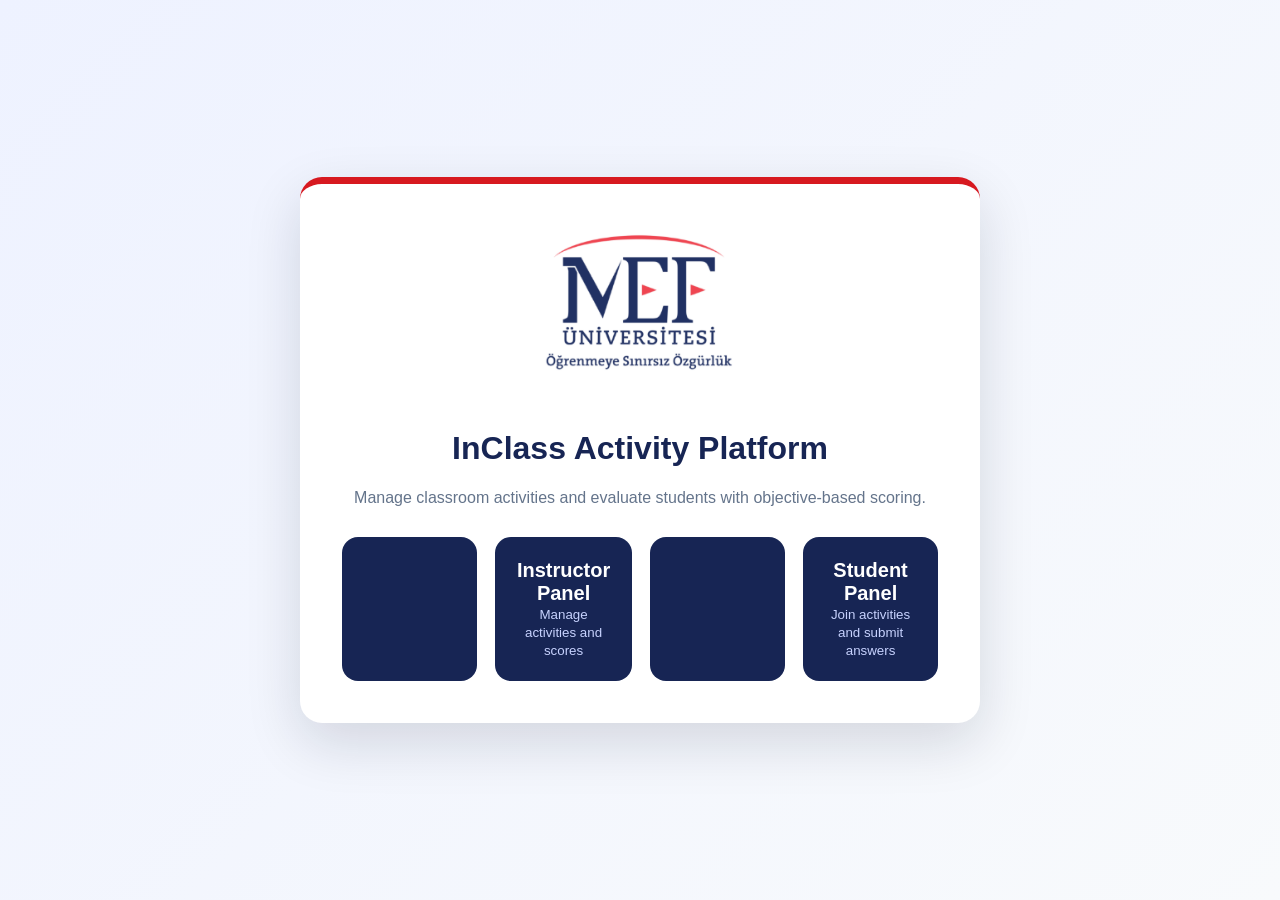
<file: frontend/index.html>
<!DOCTYPE html>
<html lang="en">
<head>
  <meta charset="UTF-8">
  <title>MEF InClass Platform</title>
  <link rel="stylesheet" href="css/style.css">
</head>
<body>

<div class="hero">
  <div class="hero-card">

    <img src="assets/mef-logo.png" class="logo">

    <h1>InClass Activity Platform</h1>

    <p class="subtitle">
      Manage classroom activities and evaluate students with objective-based scoring.
    </p>

    <div class="role-grid">
      <a href="/frontend/instructor.html" class="role-card">
      <a href="/ui/instructor.html" class="role-card">
        <span>Instructor Panel</span>
        <small>Manage activities and scores</small>
      </a>

      <a href="/frontend/student.html" class="role-card">
      <a href="/ui/student.html" class="role-card">
        <span>Student Panel</span>
        <small>Join activities and submit answers</small>
      </a>
    </div>

  </div>
</div>

</body>
</html>
</file>
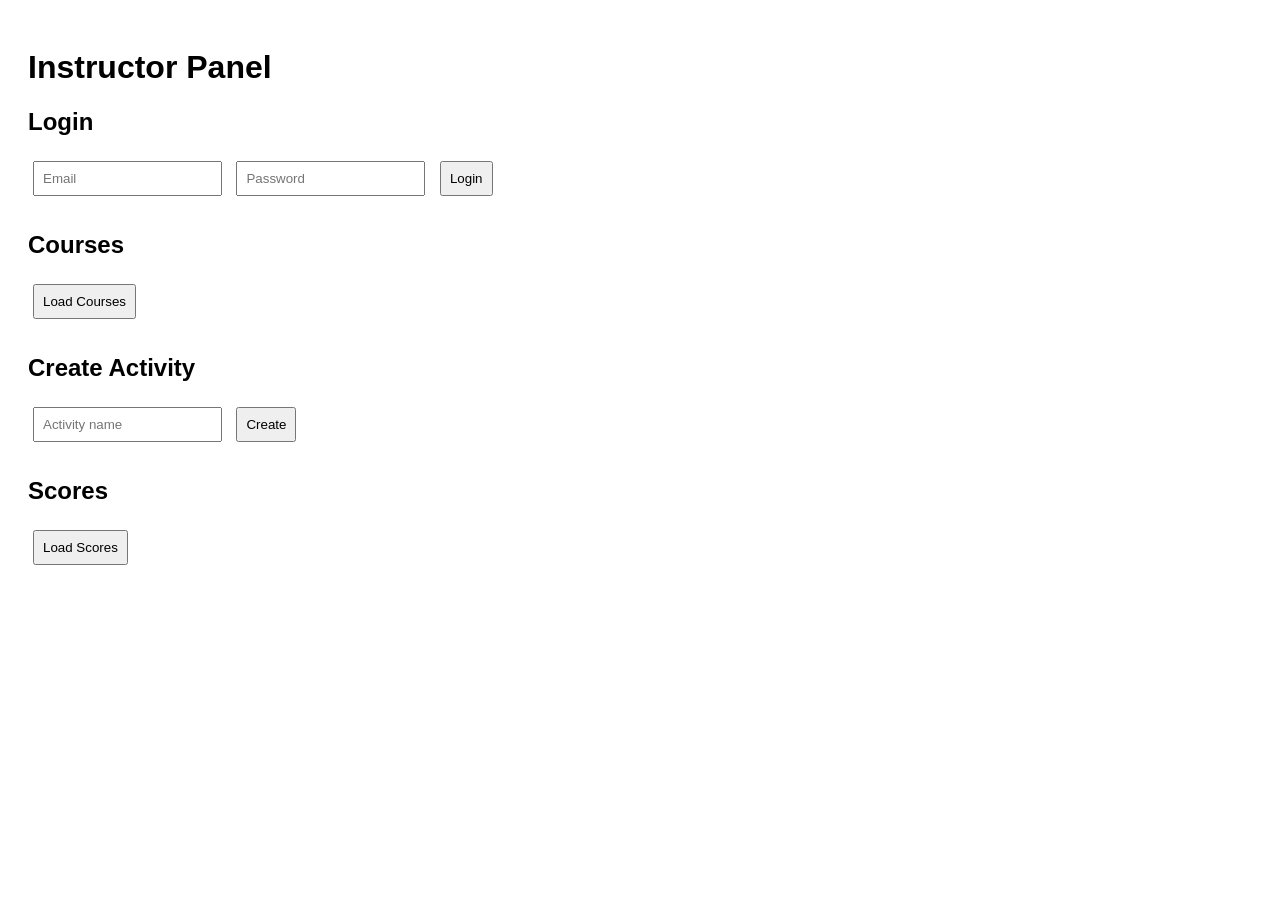
<file: frontend/frontend/index.html>
<!DOCTYPE html>
<html>
<head>
  <title>Instructor Panel</title>
  <style>
    body { font-family: Arial; padding: 20px; }
    .section { margin-bottom: 30px; }
    input, button { margin: 5px; padding: 8px; }
  </style>
</head>
<body>

<h1>Instructor Panel</h1>

<div class="section">
  <h2>Login</h2>
  <input placeholder="Email">
  <input placeholder="Password" type="password">
  <button>Login</button>
</div>

<div class="section">
  <h2>Courses</h2>
  <button onclick="loadCourses()">Load Courses</button>
  <ul id="courses"></ul>
</div>

<div class="section">
  <h2>Create Activity</h2>
  <input id="activityName" placeholder="Activity name">
  <button onclick="createActivity()">Create</button>
</div>

<div class="section">
  <h2>Scores</h2>
  <button onclick="loadScores()">Load Scores</button>
  <div id="scores"></div>
</div>

<script>
function loadCourses() {
  fetch("/courses")
    .then(res => res.json())
    .then(data => {
      document.getElementById("courses").innerHTML =
        data.map(c => "<li>" + c.name + "</li>").join("");
    });
}

function createActivity() {
  fetch("/activities", {
    method: "POST",
    body: JSON.stringify({ name: document.getElementById("activityName").value })
  });
}

function loadScores() {
  fetch("/scores")
    .then(res => res.json())
    .then(data => {
      document.getElementById("scores").innerText = JSON.stringify(data);
    });
}
</script>

</body>
</html>
</file>
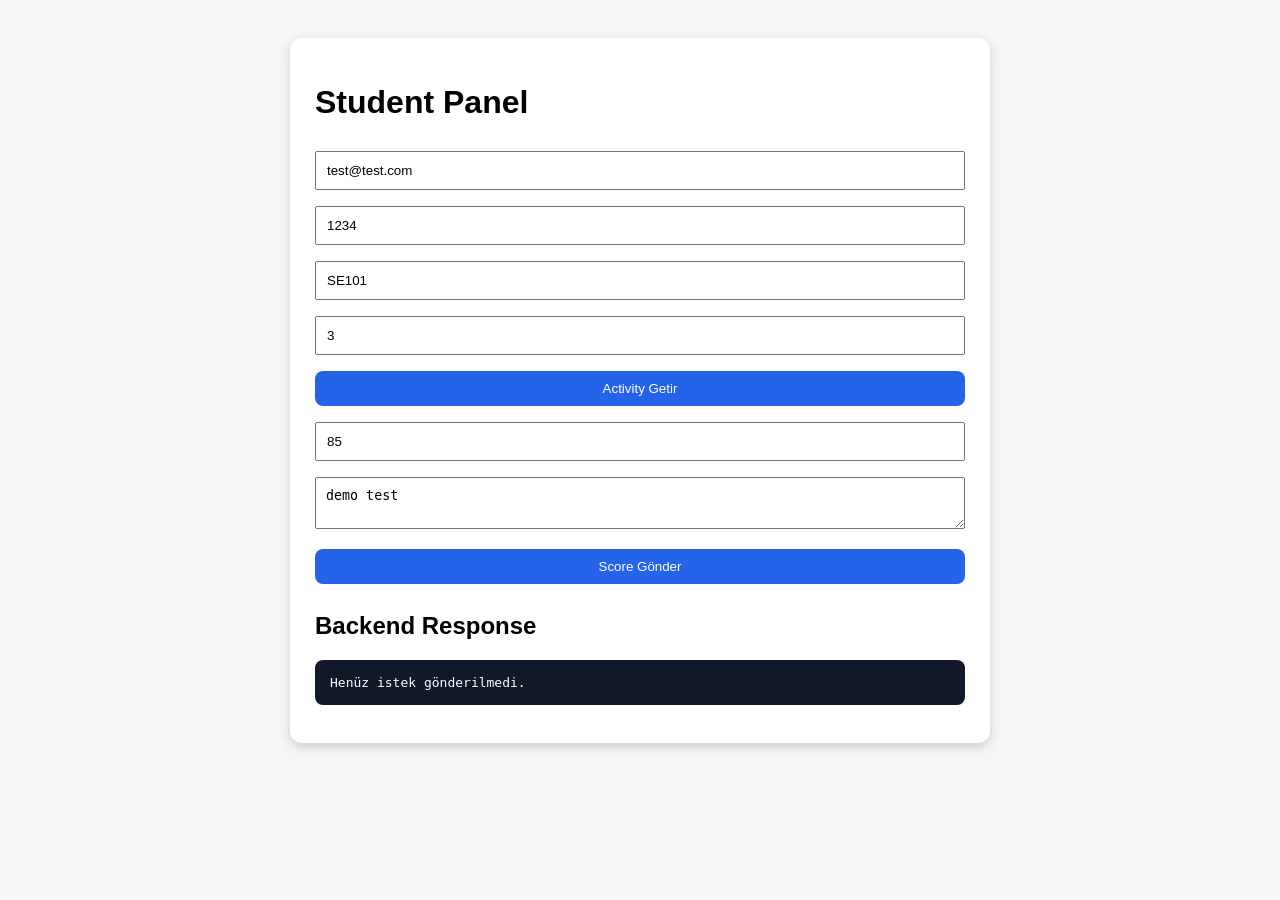
<file: student.html>
<!DOCTYPE html>
<html>
<head>
  <meta charset="UTF-8">
  <title>Student Panel</title>
  <style>
    body { font-family: Arial; background:#f4f6f8; padding:30px; }
    .box { max-width:650px; margin:auto; background:white; padding:25px; border-radius:12px; box-shadow:0 4px 12px #ccc; }
    input, textarea, button { width:100%; padding:10px; margin:8px 0; box-sizing:border-box; }
    button { background:#2563eb; color:white; border:0; border-radius:8px; cursor:pointer; }
    pre { background:#111827; color:white; padding:15px; border-radius:8px; }
  </style>
</head>
<body>
<div class="box">
  <h1>Student Panel</h1>

  <input id="email" value="test@test.com" placeholder="Email">
  <input id="password" value="1234" placeholder="Password">
  <input id="course_id" value="SE101" placeholder="Course ID">
  <input id="activity_no" value="3" placeholder="Activity No">

  <button onclick="getActivity()">Activity Getir</button>

  <input id="score" value="85" placeholder="Score">
  <textarea id="meta">demo test</textarea>

  <button onclick="submitScore()">Score Gönder</button>

  <h2>Backend Response</h2>
  <pre id="output">Henüz istek gönderilmedi.</pre>
</div>

<script>
const API = "http://127.0.0.1:8000";

async function getActivity() {
  try {
    const email = document.getElementById("email").value;
    const password = document.getElementById("password").value;
    const course_id = document.getElementById("course_id").value;
    const activity_no = document.getElementById("activity_no").value;

    const response = await fetch(`${API}/student/get-activity?email=${email}&password=${password}&course_id=${course_id}&activity_no=${activity_no}`, {
      method: "POST"
    });

    const data = await response.json();
    document.getElementById("output").innerText = JSON.stringify(data, null, 2);
  } catch (error) {
    document.getElementById("output").innerText = "ERROR: " + error;
  }
}

async function submitScore() {
  try {
    const email = document.getElementById("email").value;
    const password = document.getElementById("password").value;
    const course_id = document.getElementById("course_id").value;
    const activity_no = document.getElementById("activity_no").value;
    const score = document.getElementById("score").value;
    const meta = encodeURIComponent(document.getElementById("meta").value);

    const response = await fetch(`${API}/student/log-score?email=${email}&password=${password}&course_id=${course_id}&activity_no=${activity_no}&score=${score}&meta=${meta}`, {
      method: "POST"
    });

    const data = await response.json();
    document.getElementById("output").innerText = JSON.stringify(data, null, 2);
  } catch (error) {
    document.getElementById("output").innerText = "ERROR: " + error;
  }
}
</script>
</body>
</html>
</file>
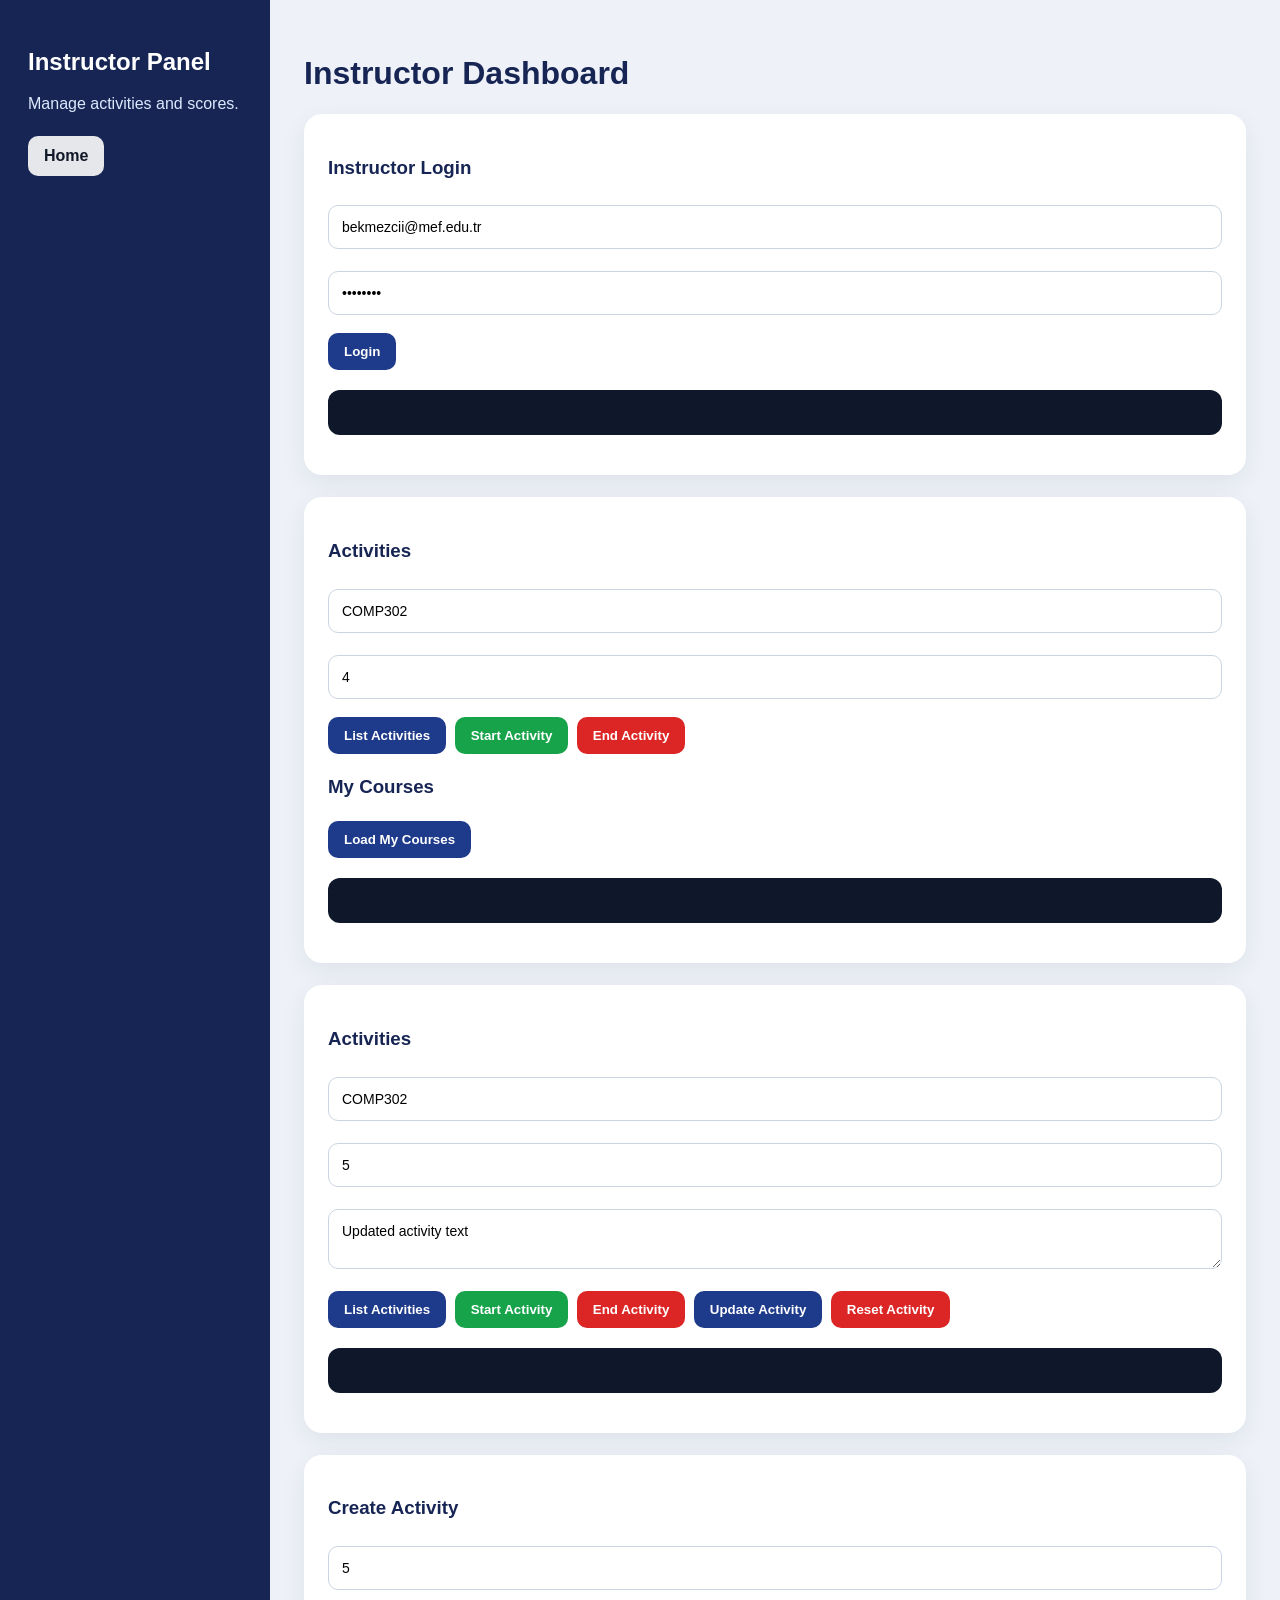
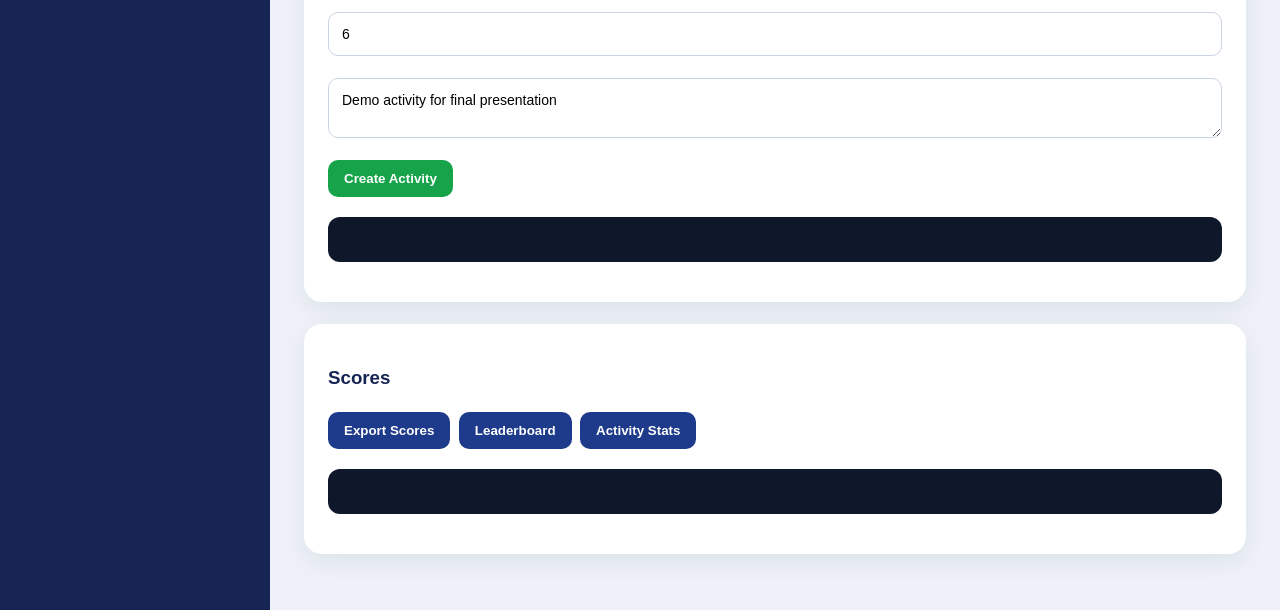
<file: frontend/instructor.html>
<!DOCTYPE html>
<html lang="en">
<head>
  <meta charset="UTF-8">
  <title>Instructor Panel</title>
  <link rel="stylesheet" href="css/style.css">
</head>
<body>
<div class="layout">
  <div class="sidebar">
    <h2>Instructor Panel</h2>
    <p>Manage activities and scores.</p>
    <a href="index.html" class="btn secondary">Home</a>
  </div>

  <div class="main">
    <h1>Instructor Dashboard</h1>

    <div class="panel">
      <h3>Instructor Login</h3>
      <input id="email" value="bekmezcii@mef.edu.tr">
      <input id="password" value="ilker123" type="password">
      <button class="primary" onclick="login()">Login</button>
      <pre id="loginOut"></pre>
    </div>

    <div class="panel">
      <h3>Activities</h3>
      <input id="courseId" value="COMP302">
      <input id="activityNo" value="4">
      <button class="primary" onclick="listActivities()">List Activities</button>
      <button class="success" onclick="startActivity()">Start Activity</button>
      <button class="danger" onclick="endActivity()">End Activity</button>
      <h3>My Courses</h3>
      <button class="primary" onclick="listCourses()">Load My Courses</button>
      <pre id="courseOut"></pre>
    </div>

    <div class="panel">
      <h3>Activities</h3>
      <input id="courseId" value="COMP302">
      <input id="activityNo" value="5">
      <textarea id="updateText">Updated activity text</textarea>

      <button class="primary" onclick="listActivities()">List Activities</button>
      <button class="success" onclick="startActivity()">Start Activity</button>
      <button class="danger" onclick="endActivity()">End Activity</button>
      <button class="primary" onclick="updateActivity()">Update Activity</button>
      <button class="danger" onclick="resetActivity()">Reset Activity</button>

      <pre id="activityOut"></pre>
    </div>

    <div class="panel">
      <h3>Create Activity</h3>
      <input id="newActivityNo" value="5">
      <input id="newActivityNo" value="6">
      <textarea id="activityText">Demo activity for final presentation</textarea>
      <button class="success" onclick="createActivity()">Create Activity</button>
      <pre id="createOut"></pre>
    </div>

    <div class="panel">
      <h3>Scores</h3>
      <button class="primary" onclick="exportScores()">Export Scores</button>
      <button class="primary" onclick="leaderboard()">Leaderboard</button>
      <button class="primary" onclick="stats()">Activity Stats</button>
      <pre id="scoreOut"></pre>
    </div>
  </div>
</div>

<script src="js/api.js"></script>
<script src="js/instructor.js"></script>
</body>
</html>
</file>
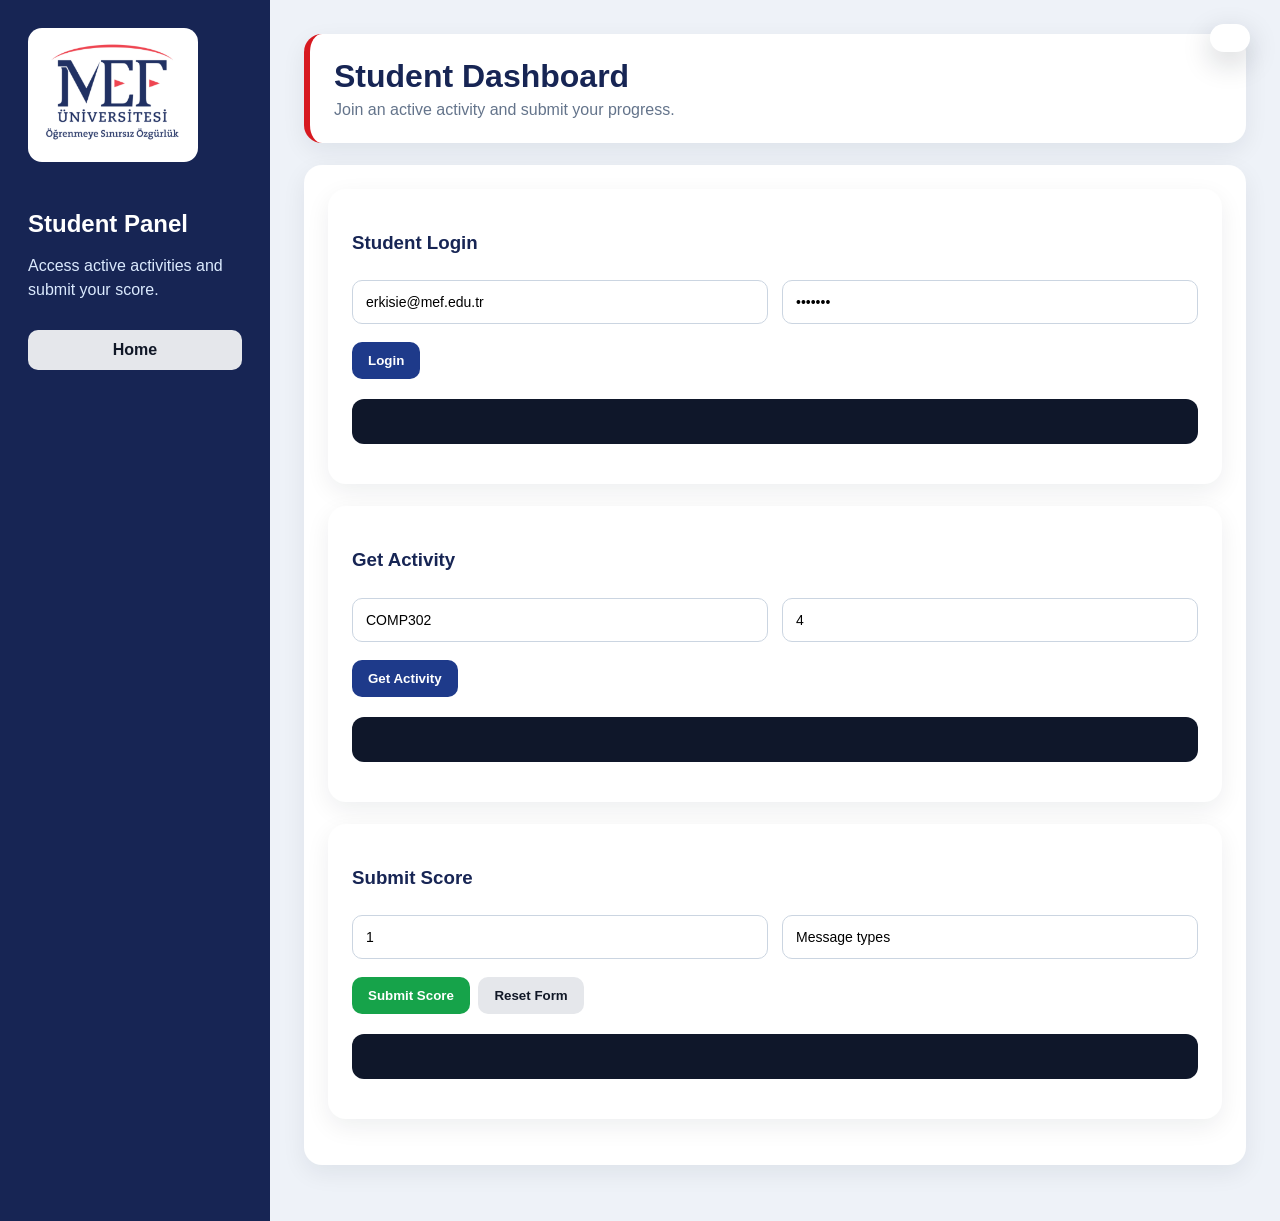
<file: frontend/student.html>
<!DOCTYPE html>
<html lang="en">
<head>
  <meta charset="UTF-8">
  <title>Student Panel | MEF InClass</title>
  <link rel="stylesheet" href="css/style.css">
</head>
<body>

<div class="layout">
  <aside class="sidebar">
    <img src="assets/mef-logo.png" class="side-logo" alt="MEF Logo">
    <h2>Student Panel</h2>
    <p>Access active activities and submit your score.</p>
    <a href="index.html" class="btn secondary full">Home</a>
  </aside>

  <main class="main">
    <div id="welcomeBox" class="welcome-box"></div>
    <div class="page-header">
      <h1>Student Dashboard</h1>
      <p>Join an active activity and submit your progress.</p>
    </div>

    <section class="panel" id="loginPanel">
    <section class="panel">
      <h3>Student Login</h3>
      <div class="form-grid">
        <input id="email" value="erkisie@mef.edu.tr" placeholder="Student email">
        <input id="password" value="elif123" type="password" placeholder="Password">
      </div>
      <button class="primary" onclick="login()">Login</button>
      <div id="loginOut" class="status-box"></div>
      <pre id="loginOut"></pre>
    </section>

    <section class="panel">
      <h3>Get Activity</h3>
      <div class="form-grid">
        <input id="courseId" value="COMP302" placeholder="Course ID">
        <input id="activityNo" value="4" placeholder="Activity No">
      </div>
      <button class="primary" onclick="getActivity()">Get Activity</button>
      <pre id="activityOut"></pre>
    </section>

    <section class="panel">
      <h3>Submit Score</h3>
      <div class="form-grid">
        <input id="score" value="1" placeholder="Score">
        <input id="meta" value="Message types" placeholder="Objective / meta">
      </div>
      <button class="success" onclick="logScore()">Submit Score</button>
      <button class="secondary" onclick="resetScoreForm()">Reset Form</button>
      <pre id="scoreOut"></pre>
    </section>
  </main>
</div>

<script src="js/api.js"></script>
<script src="js/student.js"></script>
</body>
</html>
</html>
</file>
<file: frontend/css/style.css>
* {
  box-sizing: border-box;
  font-family: Arial, Helvetica, sans-serif;
}

body {
  margin: 0;
  background: #eef2f8;
  color: #111827;
}

.hero {
  min-height: 100vh;
  display: flex;
  justify-content: center;
  align-items: center;
  background: linear-gradient(135deg, #eef2ff, #f8fafc);
}

.hero-card {
  background: white;
  padding: 42px;
  border-radius: 22px;
  text-align: center;
  width: 680px;
  box-shadow: 0 20px 55px rgba(15, 23, 42, 0.14);
  border-top: 7px solid #d71920;
}

.logo {
  width: 210px;
  margin-bottom: 18px;
}

h1, h2, h3 {
  color: #172554;
}

.subtitle {
  color: #64748b;
  margin-bottom: 30px;
}

.role-grid {
  display: flex;
  gap: 18px;
}

.role-card {
  flex: 1;
  background: #172554;
  color: white;
  padding: 22px;
  border-radius: 16px;
  text-decoration: none;
  transition: 0.2s;
}

.role-card:hover {
  background: #1e3a8a;
  transform: translateY(-3px);
}

.role-card span {
  display: block;
  font-size: 20px;
  font-weight: bold;
}

.role-card small {
  color: #c7d2fe;
}

/* dashboard */

.layout {
  display: flex;
  min-height: 100vh;
}

.sidebar {
  width: 270px;
  background: #172554;
  color: white;
  padding: 28px;
}

.side-logo {
  width: 170px;
  background: white;
  padding: 10px;
  border-radius: 14px;
  margin-bottom: 24px;
}

.sidebar h2 {
  color: white;
  margin-bottom: 10px;
}

.sidebar p {
  color: #dbeafe;
  line-height: 1.5;
}

.main {
  flex: 1;
  padding: 34px;
}

.page-header {
  background: white;
  border-radius: 18px;
  padding: 24px;
  margin-bottom: 22px;
  box-shadow: 0 8px 25px rgba(15, 23, 42, 0.07);
  border-left: 6px solid #d71920;
}

.page-header h1 {
  margin: 0 0 6px;
}

.page-header p {
  margin: 0;
  color: #64748b;
}

.panel {
  background: white;
  border-radius: 18px;
  padding: 24px;
  margin-bottom: 22px;
  box-shadow: 0 8px 25px rgba(15, 23, 42, 0.07);
}

.form-grid {
  display: grid;
  grid-template-columns: 1fr 1fr;
  gap: 14px;
}

input, textarea {
  width: 100%;
  padding: 13px;
  margin: 8px 0 14px;
  border: 1px solid #cbd5e1;
  border-radius: 10px;
  font-size: 14px;
}

button, .btn {
  border: none;
  padding: 11px 16px;
  border-radius: 10px;
  margin: 4px 4px 4px 0;
  cursor: pointer;
  font-weight: bold;
  text-decoration: none;
  display: inline-block;
}

.primary {
  background: #1e3a8a;
  color: white;
}

.success {
  background: #16a34a;
  color: white;
}

.danger {
  background: #dc2626;
  color: white;
}

.secondary {
  background: #e5e7eb;
  color: #111827;
}

.full {
  width: 100%;
  text-align: center;
  margin-top: 12px;
}

pre {
  background: #0f172a;
  color: #d1fae5;
  padding: 14px;
  border-radius: 12px;
  min-height: 45px;
  overflow-x: auto;
}

.welcome-box {
  position: absolute;
  top: 22px;
  right: 36px;
  font-size: 20px;
  font-weight: 800;
  color: #172554;
  background: white;
  padding: 12px 18px;
  border-radius: 14px;
  box-shadow: 0 8px 25px rgba(15, 23, 42, 0.10);
}

.welcome-box {
  position: fixed !important;
  top: 24px !important;
  right: 30px !important;
  z-index: 9999 !important;
  font-size: 20px !important;
  font-weight: 900 !important;
  color: #172554 !important;
  background: #ffffff !important;
  padding: 14px 20px !important;
  border-radius: 16px !important;
  box-shadow: 0 10px 30px rgba(15, 23, 42, 0.20) !important;
}
}
</file>
